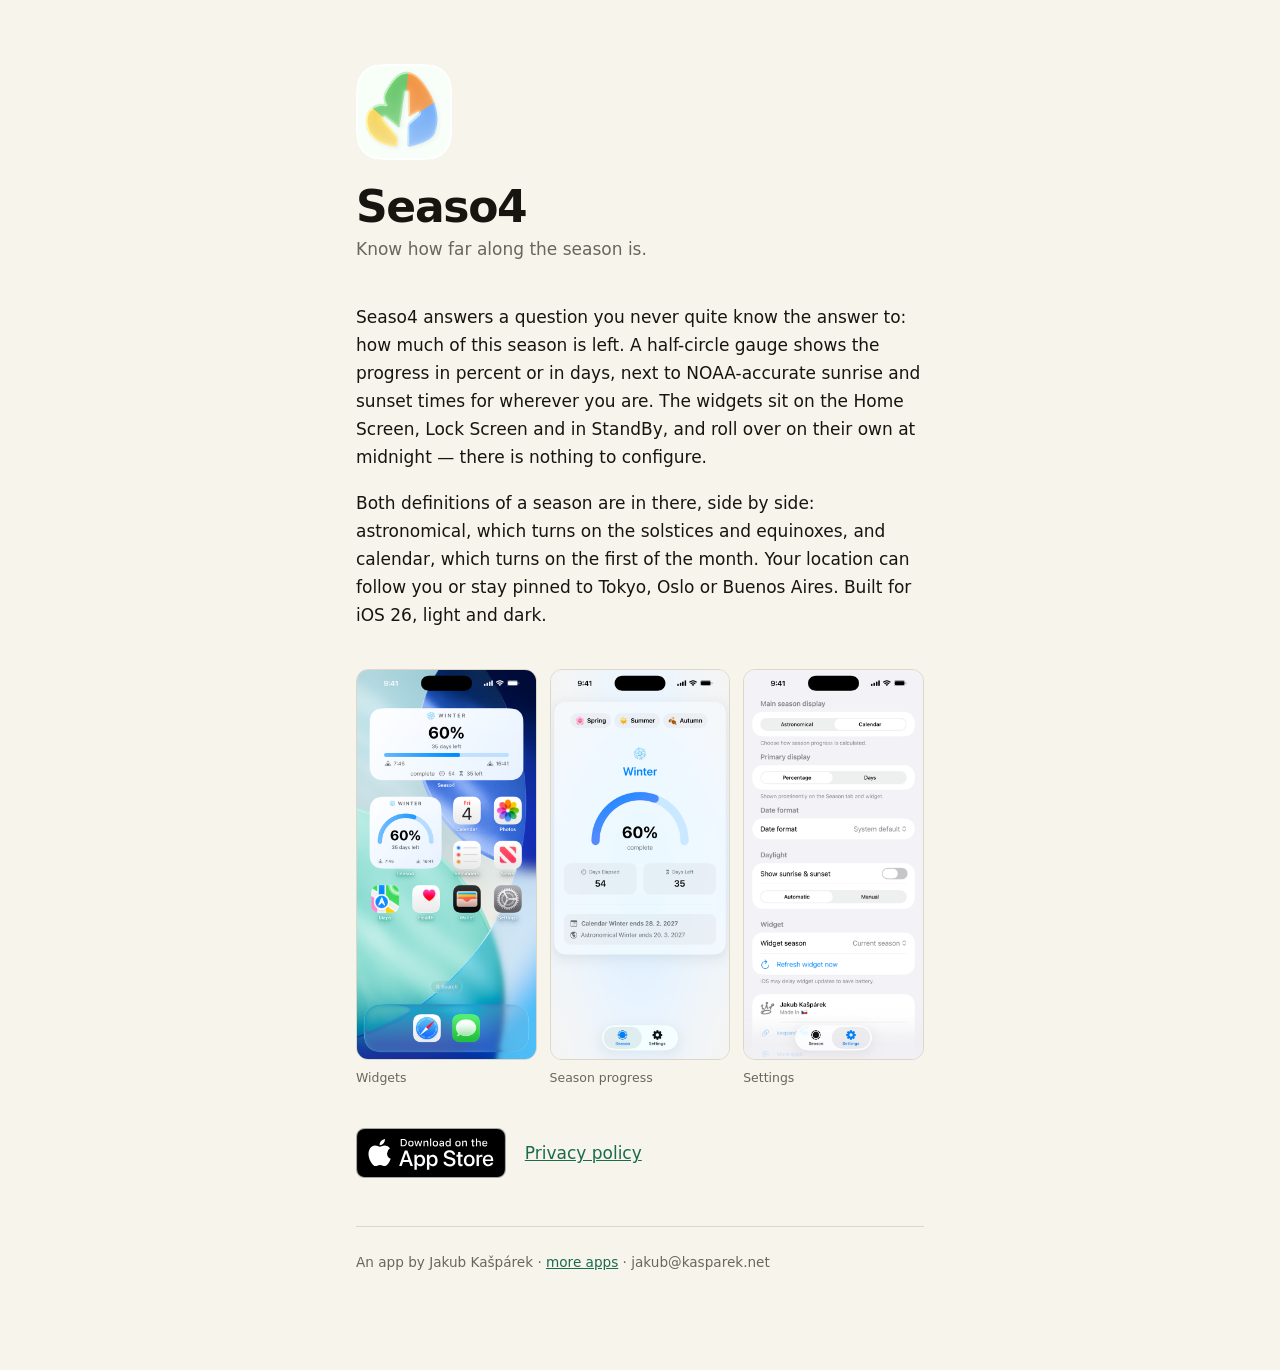
<file: index.html>
<!DOCTYPE html>
<html lang="en">
<head>
<meta charset="utf-8">
<meta name="viewport" content="width=device-width, initial-scale=1">
<title>Seaso4</title>
<meta name="description" content="Seaso4 shows how far along the season is, with widgets and sunrise and sunset times. For iOS 26.">
<link rel="icon" href="/icon-256.png">
<link rel="stylesheet" href="/style.css">
</head>
<body>

<img class="icon" src="/icon-256.png" alt="">
<h1>Seaso4</h1>
<p class="tagline">Know how far along the season is.</p>

<p>Seaso4 answers a question you never quite know the answer to: how much of
this season is left. A half-circle gauge shows the progress in percent or in
days, next to NOAA-accurate sunrise and sunset times for wherever you are. The
widgets sit on the Home Screen, Lock Screen and in StandBy, and roll over on
their own at midnight — there is nothing to configure.</p>

<p>Both definitions of a season are in there, side by side: astronomical, which
turns on the solstices and equinoxes, and calendar, which turns on the first of
the month. Your location can follow you or stay pinned to Tokyo, Oslo or Buenos
Aires. Built for iOS 26, light and dark.</p>

<div class="shots">
  <figure><img src="/shots/widgets.png" alt="Home Screen widgets" loading="lazy" width="600" height="1304"><figcaption>Widgets</figcaption></figure>
  <figure><img src="/shots/season.png" alt="Season progress" loading="lazy" width="600" height="1304"><figcaption>Season progress</figcaption></figure>
  <figure><img src="/shots/settings.png" alt="Settings" loading="lazy" width="600" height="1304"><figcaption>Settings</figcaption></figure>
</div>

<div class="links">
  <a class="badge" href="https://apps.apple.com/app/id6801862689">
    <picture>
      <source srcset="/app-store-badge-white.svg" media="(prefers-color-scheme: dark)">
      <img src="/app-store-badge-black.svg" alt="Download on the App Store" width="150" height="50">
    </picture>
  </a>
  <a href="/privacy/">Privacy policy</a>
</div>

<footer>An app by Jakub Kašpárek · <a href="https://apps.kasparek.app">more apps</a> · jakub@kasparek.net</footer>

</body>
</html>
</file>
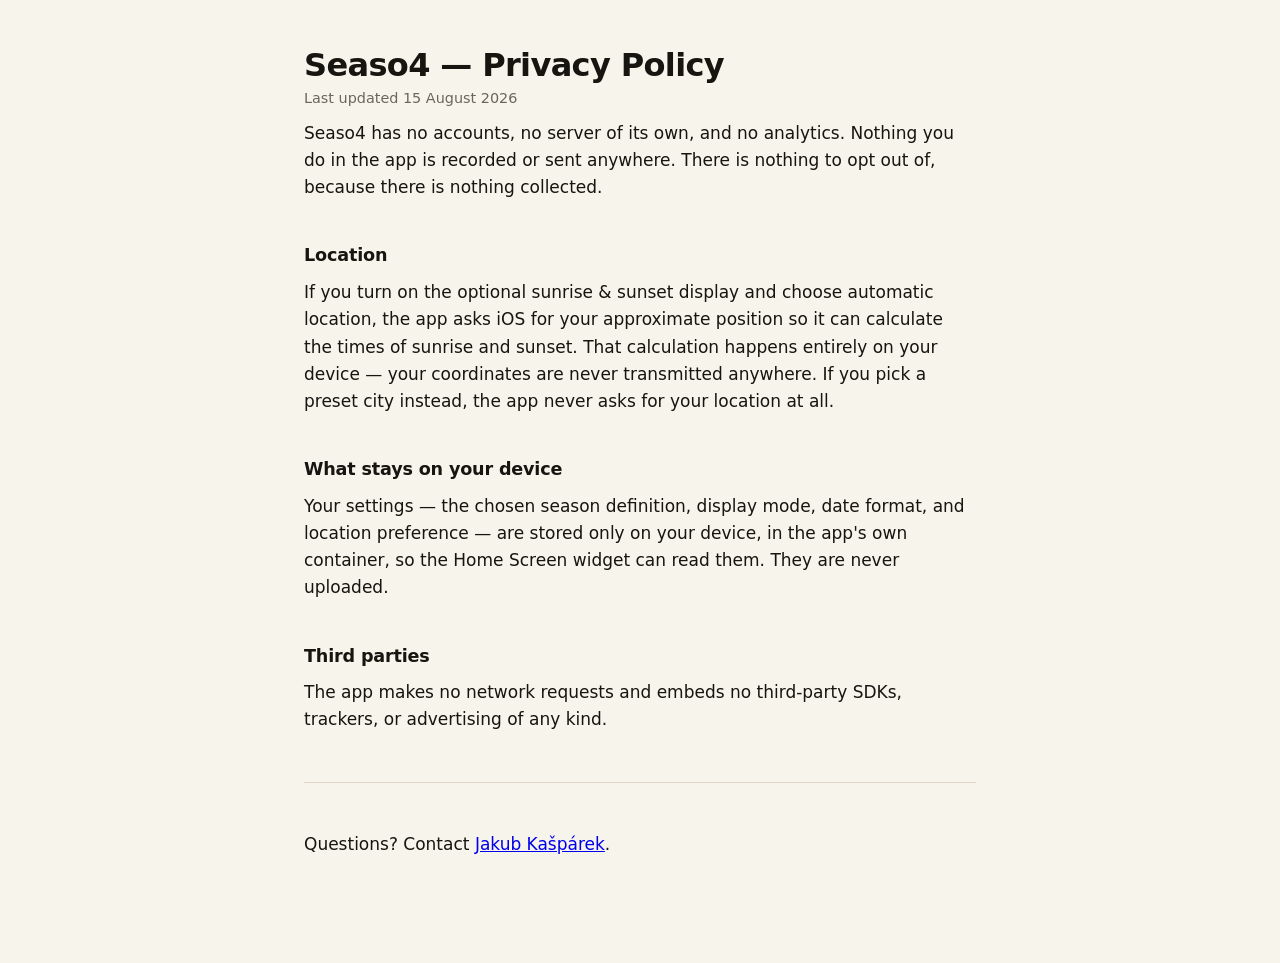
<file: privacy/index.html>
<!DOCTYPE html>
<html lang="en">
<head>
<meta charset="utf-8">
<meta name="viewport" content="width=device-width, initial-scale=1">
<title>Seaso4 — Privacy Policy</title>
<style>
  :root { color-scheme: light dark; }
  body {
    max-width: 42rem; margin: 0 auto; padding: 3rem 1.25rem 6rem;
    font: 17px/1.6 -apple-system, BlinkMacSystemFont, system-ui, sans-serif;
    color: #16150f; background: #f7f4ec;
  }
  @media (prefers-color-scheme: dark) {
    body { color: #f2eee4; background: #1b1916; }
    a { color: #7fd9ae; }
  }
  h1 { font-size: 2rem; line-height: 1.1; margin: 0 0 .25rem; letter-spacing: -.02em; }
  h2 { font-size: 1.1rem; margin: 2.5rem 0 .5rem; letter-spacing: -.01em; }
  p, li { margin: .6rem 0; }
  .updated { color: #6b665b; font-size: .9rem; margin-top: 0; }
  @media (prefers-color-scheme: dark) { .updated { color: #9c9484; } }
  hr { border: none; border-top: 1px solid #ded7c8; margin: 3rem 0; }
  @media (prefers-color-scheme: dark) { hr { border-top-color: #322d24; } }
</style>
</head>
<body>

<h1>Seaso4 — Privacy Policy</h1>
<p class="updated">Last updated 15 August 2026</p>

<p>Seaso4 has no accounts, no server of its own, and no analytics. Nothing you do in
the app is recorded or sent anywhere. There is nothing to opt out of, because there
is nothing collected.</p>

<h2>Location</h2>
<p>If you turn on the optional sunrise &amp; sunset display and choose automatic
location, the app asks iOS for your approximate position so it can calculate the
times of sunrise and sunset. That calculation happens entirely on your device —
your coordinates are never transmitted anywhere. If you pick a preset city instead,
the app never asks for your location at all.</p>

<h2>What stays on your device</h2>
<p>Your settings — the chosen season definition, display mode, date format, and
location preference — are stored only on your device, in the app's own container,
so the Home Screen widget can read them. They are never uploaded.</p>

<h2>Third parties</h2>
<p>The app makes no network requests and embeds no third-party SDKs, trackers, or
advertising of any kind.</p>

<hr>

<p>Questions? Contact <a href="https://kasparek.net">Jakub Kašpárek</a>.</p>

</body>
</html>
</file>
<file: style.css>
:root { color-scheme: light dark; --ink:#16150f; --paper:#f7f4ec; --muted:#6b665b; --rule:#ded7c8; --accent:#1a6b4c; }
@media (prefers-color-scheme: dark) { :root { --ink:#f2eee4; --paper:#1b1916; --muted:#9c9484; --rule:#322d24; --accent:#7fd9ae; } }
* { box-sizing: border-box; }
body { max-width: 38rem; margin: 0 auto; padding: 4rem 1.25rem 6rem; background: var(--paper); color: var(--ink);
  font: 17px/1.65 -apple-system, BlinkMacSystemFont, system-ui, sans-serif; -webkit-font-smoothing: antialiased; }
a { color: var(--accent); }
img { max-width: 100%; }

h1 { font-family: ui-rounded, "SF Pro Rounded", system-ui, sans-serif; font-weight: 800; letter-spacing: -.03em;
  font-size: clamp(2rem, 6vw, 2.75rem); line-height: 1.05; margin: 0 0 .3rem; }
.tagline { color: var(--muted); margin: 0 0 2.5rem; }
p { margin: 1.1rem 0; }

.icon { width: 96px; height: 96px; border-radius: 21px; display: block; margin-bottom: 1.5rem; }

.shots { display: grid; grid-template-columns: repeat(3, 1fr); gap: .8rem; margin: 2.5rem 0; }
.shots img { width: 100%; height: auto; display: block; border-radius: 12px; border: 1px solid var(--rule); }
.shots figure { margin: 0; }
.shots figcaption { color: var(--muted); font-size: .78rem; margin-top: .5rem; }

.links { display: flex; flex-wrap: wrap; align-items: center; gap: .7rem 1.2rem; margin: 2.5rem 0; }
.badge { display: inline-block; line-height: 0; }
.badge img { height: 50px; width: auto; display: block; }
.cta { display: inline-block; background: var(--accent); color: var(--paper); text-decoration: none;
  padding: .7rem 1.2rem; border-radius: 999px; font-weight: 600; }
.cta-pending { background: none; color: var(--muted); border: 1px solid var(--rule); font-weight: 500; cursor: default; }

.app { display: grid; grid-template-columns: 64px 1fr; gap: 0 1.1rem; align-items: center; color: inherit;
  padding: 1.4rem 0; border-top: 1px solid var(--rule); text-decoration: none; }
.apps > :last-child { border-bottom: 1px solid var(--rule); }
.app img { width: 64px; height: 64px; border-radius: 14px; display: block; }
.app h2 { margin: 0; font-size: 1.1rem; font-family: ui-rounded, system-ui, sans-serif; letter-spacing: -.01em; }
.app p { margin: .2rem 0 0; color: var(--muted); font-size: .92rem; }
.soon { font-size: .7rem; font-weight: 600; letter-spacing: .06em; text-transform: uppercase; color: var(--muted);
  border: 1px solid var(--rule); border-radius: 100px; padding: .1rem .55rem; margin-left: .45rem; vertical-align: 2px; }

footer { margin-top: 3rem; padding-top: 1.5rem; border-top: 1px solid var(--rule); color: var(--muted); font-size: .85rem; }
</file>
